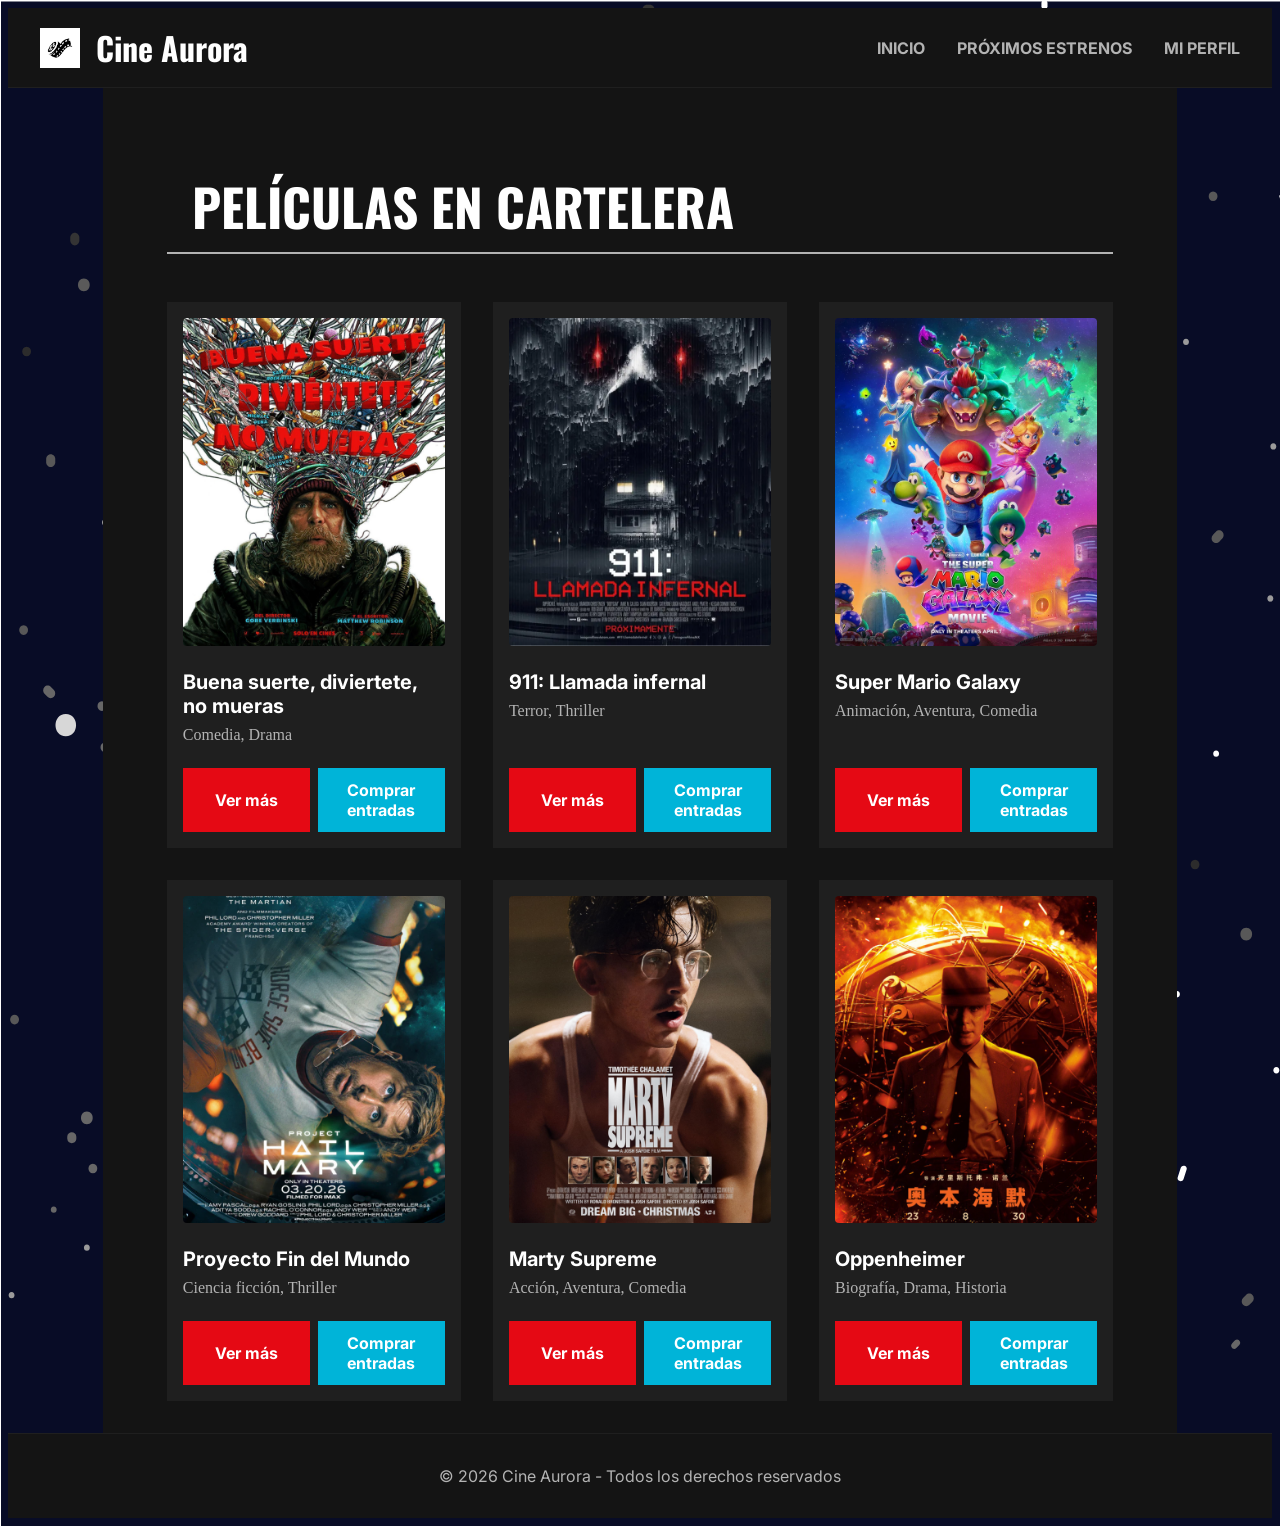
<file: index.html>
<!doctype html>
<html lang="es">
  <head>
    <meta charset="UTF-8" />
    <meta name="viewport" content="width=device-width, initial-scale=1.0" />
    <title>Cine Aurora 📽️</title>
    <meta name="description" content="Cine Aurora - Tu destino para disfrutar del mejor cine en la ciudad." />
    <link rel="icon" href="./assets/favicon/logo-cine.png" />
    <link rel="stylesheet" href="./css/style.css" />
  </head>

  <body>
    <header class="header">
      <div class="header-logo-container">
        <img class="header-logo-img" src="./assets/favicon/logo-cine.png" alt="logo-cine-aurora" />
        <h1 class="header-logo-titulo">Cine Aurora</h1>
      </div>
      <nav class="header-nav">
          <a class="header-nav-link" href="./index.html">Inicio</a>
          <a class="header-nav-link" href="./pages/estrenos.html">Próximos estrenos</a>
          <a class="header-nav-link" href="./pages/login.html">Mi perfil</a>
      </nav>
    </header>

    <main class="main-container">
      <section class="cartelera">
        <h2 class="cartelera-titulo">Películas en cartelera</h2>

        <div class="cartelera-grid">

          <article class="card-pelicula">
            <img class="card-pelicula-img" src="./assets/img/cartelera-poster-1.png" alt="Imagen de la película" />
            <h3 class="card-pelicula-titulo">Buena suerte, diviertete, no mueras</h3>
            <p class="card-pelicula-genero">Comedia, Drama</p>
            <div class="card-pelicula-btns">
              <a class="card-btn" href="./pages/detalle.html">Ver más</a>
              <a class="card-btn card-btn-secundario" href="#" onclick="alert('Lo sentimos, en este momento no funciona nuestro sistema')">Comprar entradas</a>
            </div>
          </article>

          <article class="card-pelicula">
            <img class="card-pelicula-img" src="./assets/img/cartelera-poster-2.png" alt="Imagen de la película" />
            <h3 class="card-pelicula-titulo">911: Llamada infernal</h3>
            <p class="card-pelicula-genero">Terror, Thriller</p>
            <div class="card-pelicula-btns">
              <a class="card-btn" href="./pages/detalle.html">Ver más</a>
              <a class="card-btn card-btn-secundario" href="#" onclick="alert('Lo sentimos, en este momento no funciona nuestro sistema')">Comprar entradas</a>
            </div>
          </article>

          <article class="card-pelicula">
            <img class="card-pelicula-img" src="./assets/img/cartelera-poster-3.png" alt="Imagen de la película" />
            <h3 class="card-pelicula-titulo">Super Mario Galaxy</h3>
            <p class="card-pelicula-genero">Animación, Aventura, Comedia</p>
            <div class="card-pelicula-btns">
              <a class="card-btn" href="./pages/detalle.html">Ver más</a>
              <a class="card-btn card-btn-secundario" href="#" onclick="alert('Lo sentimos, en este momento no funciona nuestro sistema')">Comprar entradas</a>
            </div>
          </article>

          <article class="card-pelicula">
            <img class="card-pelicula-img" src="./assets/img/cartelera-poster-4.png" alt="Imagen de la película" />
            <h3 class="card-pelicula-titulo">Proyecto Fin del Mundo</h3>
            <p class="card-pelicula-genero">Ciencia ficción, Thriller</p>
            <div class="card-pelicula-btns">
              <a class="card-btn" href="./pages/detalle.html">Ver más</a>
              <a class="card-btn card-btn-secundario" href="#" onclick="alert('Lo sentimos, en este momento no funciona nuestro sistema')">Comprar entradas</a>
            </div>
          </article>

          <article class="card-pelicula">
            <img class="card-pelicula-img" src="./assets/img/cartelera-poster-5.png" alt="Imagen de la película" />
            <h3 class="card-pelicula-titulo">Marty Supreme</h3>
            <p class="card-pelicula-genero">Acción, Aventura, Comedia</p>
            <div class="card-pelicula-btns">
              <a class="card-btn" href="./pages/detalle.html">Ver más</a>
              <a class="card-btn card-btn-secundario" href="#" onclick="alert('Lo sentimos, en este momento no funciona nuestro sistema')">Comprar entradas</a>
            </div>
          </article>

          <article class="card-pelicula">
            <img class="card-pelicula-img" src="./assets/img/cartelera-poster-6.png" alt="Imagen de la película" />
            <h3 class="card-pelicula-titulo">Oppenheimer</h3>
            <p class="card-pelicula-genero">Biografía, Drama, Historia</p>
            <div class="card-pelicula-btns">
              <a class="card-btn" href="./pages/detalle.html">Ver más</a>
              <a class="card-btn card-btn-secundario" href="#" onclick="alert('Lo sentimos, en este momento no funciona nuestro sistema')">Comprar entradas</a>
            </div>
          </article>
          
        </div>
      </section>
    </main>

    <footer class="footer">
      <p class="footer-text"> &copy; 2026 Cine Aurora - Todos los derechos reservados</p>
    </footer>
  </body>
</html>
</file>
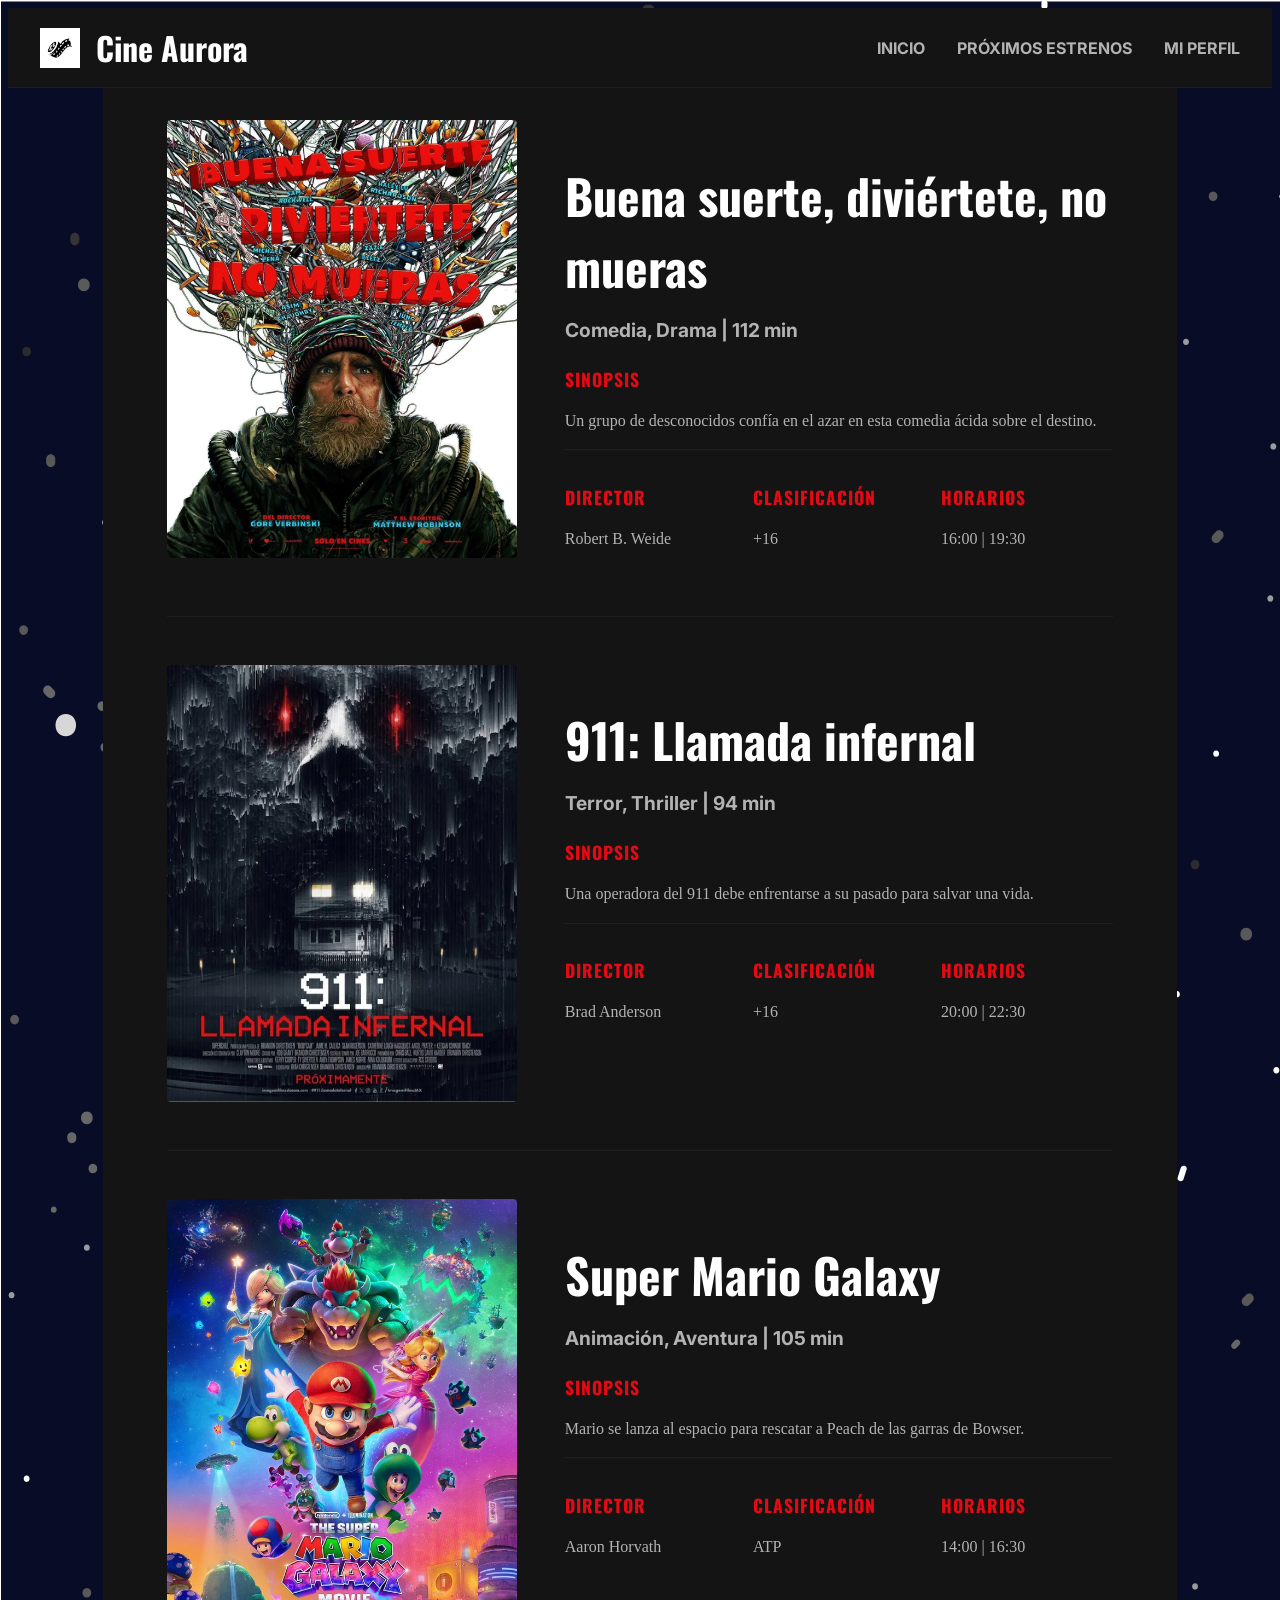
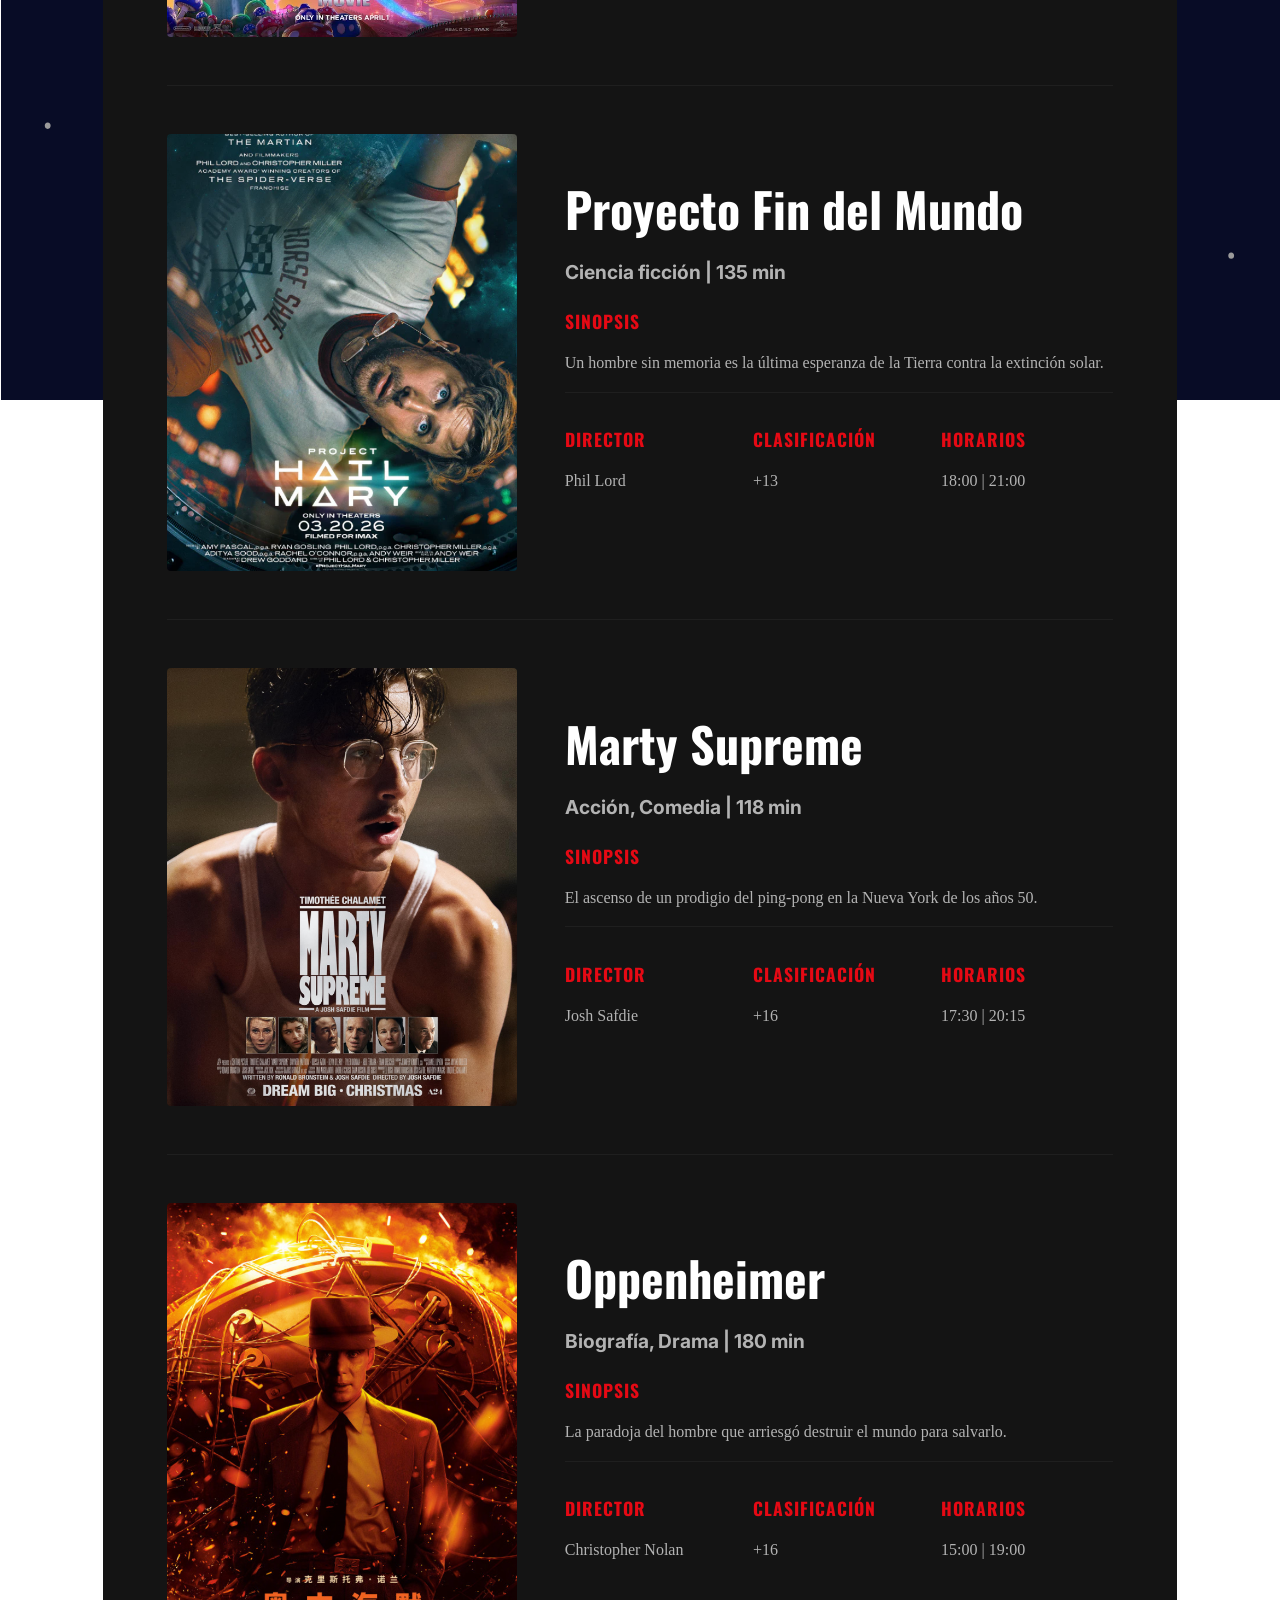
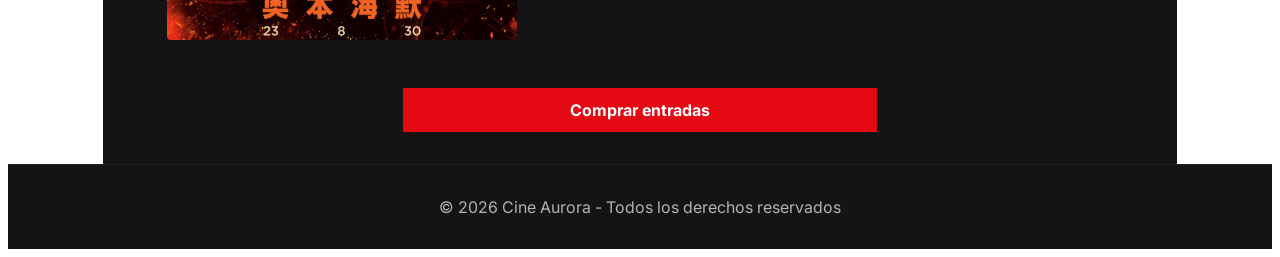
<file: pages/detalle.html>
<!doctype html>
<html lang="es">

<head>
  <meta charset="UTF-8" />
  <meta name="viewport" content="width=device-width, initial-scale=1.0" />
  <title>Cine Aurora 📽️ - Detalles de Películas</title>
  <link rel="icon" href="../assets/favicon/logo-cine.png" />
  <link rel="stylesheet" href="../css/style.css" />
</head>

<body>

  <header class="header">
    <div class="header-logo-container">
      <img class="header-logo-img" src="../assets/favicon/logo-cine.png" alt="logo-cine-aurora" />
      <h1 class="header-logo-titulo">Cine Aurora</h1>
    </div>
    <nav class="header-nav">
      <a class="header-nav-link" href="../index.html">Inicio</a>
      <a class="header-nav-link" href="./estrenos.html">Próximos estrenos</a>
      <a class="header-nav-link" href="./login.html">Mi perfil</a>
    </nav>
  </header>

  <main class="main-container">

    <section id="peli-1" class="detalles">
      <div class="detalles-poster">
        <img class="detalles-img" src="../assets/img/cartelera-poster-1.png" alt="Buena suerte" />
      </div>
      <div class="detalles-info">
        <div class="detalles-header">
          <h1>Buena suerte, diviértete, no mueras</h1>
          <h2>Comedia, Drama | 112 min</h2>
        </div>
        <div class="detalles-sinopsis">
          <h3>Sinopsis</h3>
          <p>Un grupo de desconocidos confía en el azar en esta comedia ácida sobre el destino.</p>
        </div>
        <div class="detalles-grid-datos">
          <div>
            <h3>Director</h3>
            <p>Robert B. Weide</p>
          </div>
          <div>
            <h3>Clasificación</h3>
            <p>+16</p>
          </div>
          <div>
            <h3>Horarios</h3>
            <p>16:00 | 19:30</p>
          </div>
        </div>
      </div>
    </section>

    <hr class="divisor-pelis">

    <section id="peli-2" class="detalles">
      <div class="detalles-poster">
        <img class="detalles-img" src="../assets/img/cartelera-poster-2.png" alt="911" />
      </div>
      <div class="detalles-info">
        <div class="detalles-header">
          <h1>911: Llamada infernal</h1>
          <h2>Terror, Thriller | 94 min</h2>
        </div>
        <div class="detalles-sinopsis">
          <h3>Sinopsis</h3>
          <p>Una operadora del 911 debe enfrentarse a su pasado para salvar una vida.</p>
        </div>
        <div class="detalles-grid-datos">
          <div>
            <h3>Director</h3>
            <p>Brad Anderson</p>
          </div>
          <div>
            <h3>Clasificación</h3>
            <p>+16</p>
          </div>
          <div>
            <h3>Horarios</h3>
            <p>20:00 | 22:30</p>
          </div>
        </div>
      </div>
    </section>

    <hr class="divisor-pelis">

    <section id="peli-3" class="detalles">
      <div class="detalles-poster">
        <img class="detalles-img" src="../assets/img/cartelera-poster-3.png" alt="Mario" />
      </div>
      <div class="detalles-info">
        <div class="detalles-header">
          <h1>Super Mario Galaxy</h1>
          <h2>Animación, Aventura | 105 min</h2>
        </div>
        <div class="detalles-sinopsis">
          <h3>Sinopsis</h3>
          <p>Mario se lanza al espacio para rescatar a Peach de las garras de Bowser.</p>
        </div>
        <div class="detalles-grid-datos">
          <div>
            <h3>Director</h3>
            <p>Aaron Horvath</p>
          </div>
          <div>
            <h3>Clasificación</h3>
            <p>ATP</p>
          </div>
          <div>
            <h3>Horarios</h3>
            <p>14:00 | 16:30</p>
          </div>
        </div>
      </div>
    </section>

    <hr class="divisor-pelis">

    <section id="peli-4" class="detalles">
      <div class="detalles-poster">
        <img class="detalles-img" src="../assets/img/cartelera-poster-4.png" alt="Project Hail Mary" />
      </div>
      <div class="detalles-info">
        <div class="detalles-header">
          <h1>Proyecto Fin del Mundo</h1>
          <h2>Ciencia ficción | 135 min</h2>
        </div>
        <div class="detalles-sinopsis">
          <h3>Sinopsis</h3>
          <p>Un hombre sin memoria es la última esperanza de la Tierra contra la extinción solar.</p>
        </div>
        <div class="detalles-grid-datos">
          <div>
            <h3>Director</h3>
            <p>Phil Lord</p>
          </div>
          <div>
            <h3>Clasificación</h3>
            <p>+13</p>
          </div>
          <div>
            <h3>Horarios</h3>
            <p>18:00 | 21:00</p>
          </div>
        </div>
      </div>
    </section>

    <hr class="divisor-pelis">

    <section id="peli-5" class="detalles">
      <div class="detalles-poster">
        <img class="detalles-img" src="../assets/img/cartelera-poster-5.png" alt="Marty Supreme" />
      </div>
      <div class="detalles-info">
        <div class="detalles-header">
          <h1>Marty Supreme</h1>
          <h2>Acción, Comedia | 118 min</h2>
        </div>
        <div class="detalles-sinopsis">
          <h3>Sinopsis</h3>
          <p>El ascenso de un prodigio del ping-pong en la Nueva York de los años 50.</p>
        </div>
        <div class="detalles-grid-datos">
          <div>
            <h3>Director</h3>
            <p>Josh Safdie</p>
          </div>
          <div>
            <h3>Clasificación</h3>
            <p>+16</p>
          </div>
          <div>
            <h3>Horarios</h3>
            <p>17:30 | 20:15</p>
          </div>
        </div>
      </div>
    </section>

    <hr class="divisor-pelis">

    <section id="peli-6" class="detalles">
      <div class="detalles-poster">
        <img class="detalles-img" src="../assets/img/cartelera-poster-6.png" alt="Oppenheimer" />
      </div>
      <div class="detalles-info">
        <div class="detalles-header">
          <h1>Oppenheimer</h1>
          <h2>Biografía, Drama | 180 min</h2>
        </div>
        <div class="detalles-sinopsis">
          <h3>Sinopsis</h3>
          <p>La paradoja del hombre que arriesgó destruir el mundo para salvarlo.</p>
        </div>
        <div class="detalles-grid-datos">
          <div>
            <h3>Director</h3>
            <p>Christopher Nolan</p>
          </div>
          <div>
            <h3>Clasificación</h3>
            <p>+16</p>
          </div>
          <div>
            <h3>Horarios</h3>
            <p>15:00 | 19:00</p>
          </div>
        </div>
      </div>
    </section>

    <div class="detalles-btn-comprar">
      <a class="card-btn" href="#" onclick="alert('Lo sentimos, en este momento no funciona nuestro sistema')">Comprar
        entradas</a>
    </div>

  </main>

  <footer class="footer">
    <p class="footer-text">&copy; 2026 Cine Aurora - Todos los derechos reservados</p>
  </footer>
</body>

</html>
</file>
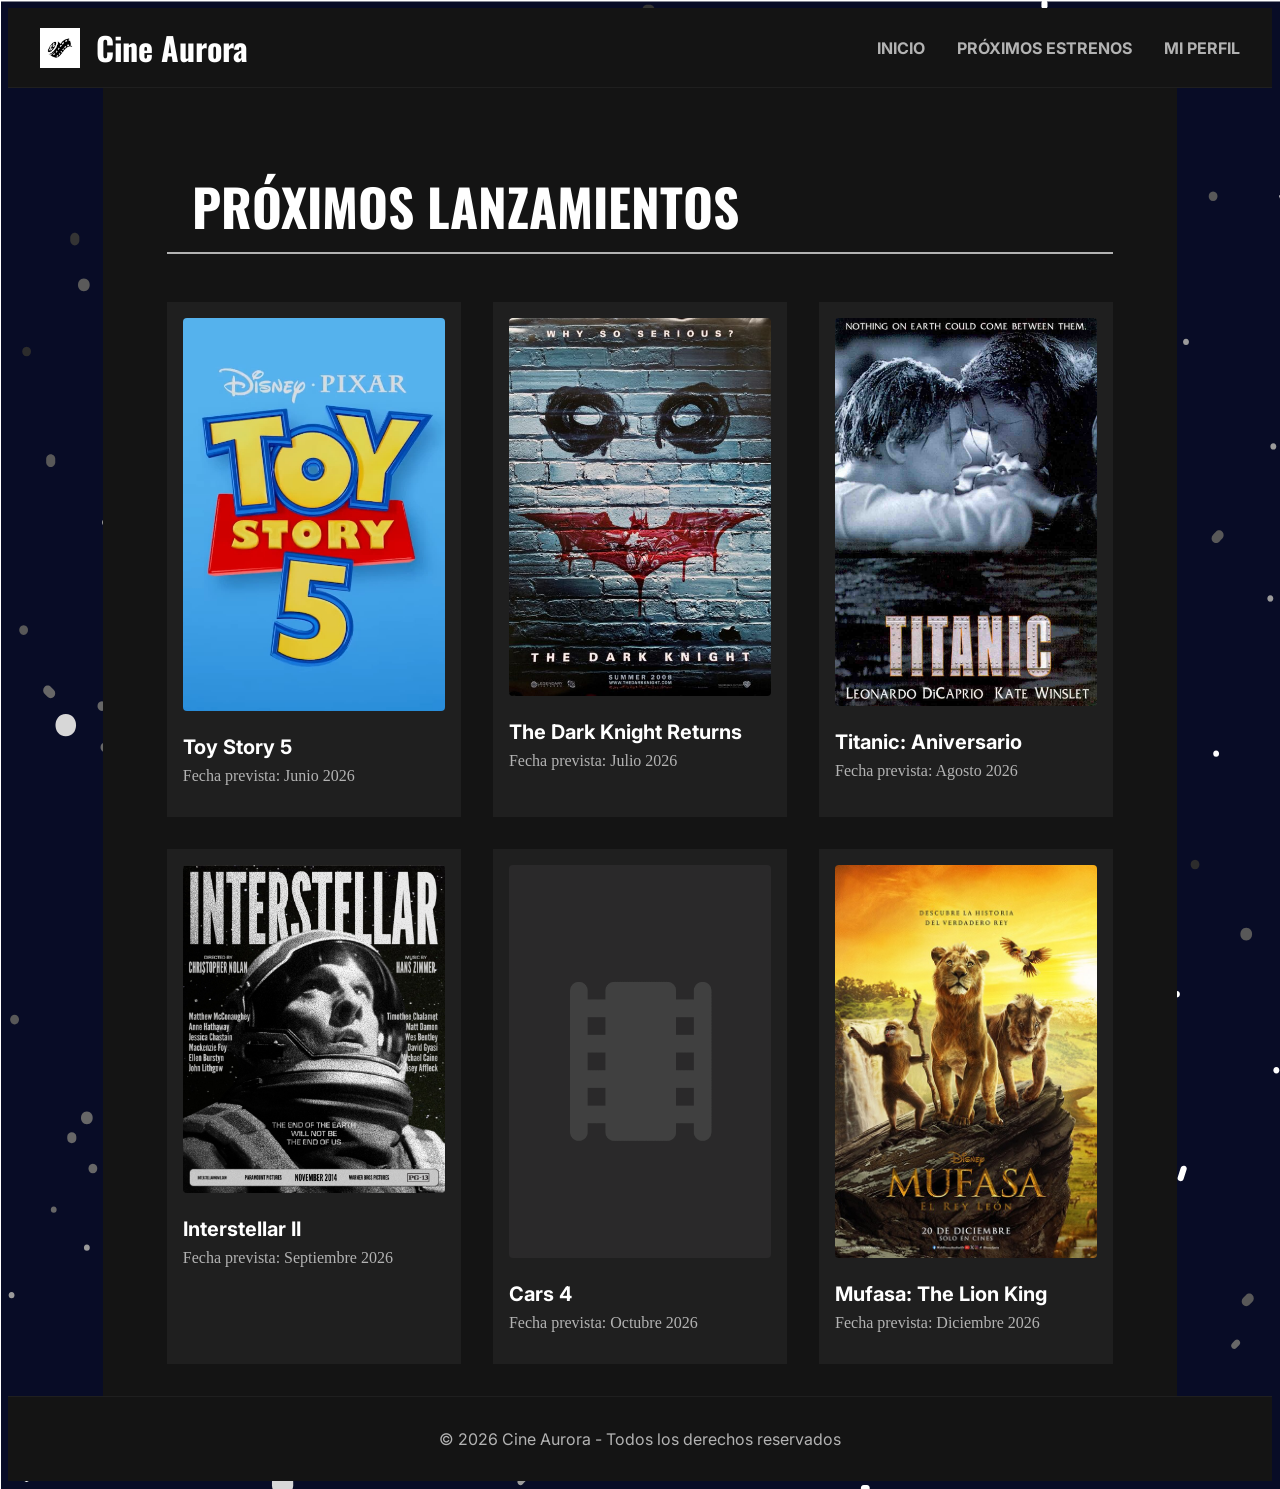
<file: pages/estrenos.html>
<!doctype html>
<html lang="es">

<head>
  <meta charset="UTF-8" />
  <meta name="viewport" content="width=device-width, initial-scale=1.0" />
  <title>Cine Aurora 📽️ - Estrenos</title>
  <meta name="description" content="Cine Aurora - Próximos lanzamientos y estrenos exclusivos." />
  <link rel="icon" href="../assets/favicon/logo-cine.png" />
  <link rel="stylesheet" href="../css/style.css" />
</head>

<body>
  <header class="header">
    <div class="header-logo-container">
      <img class="header-logo-img" src="../assets/favicon/logo-cine.png" alt="logo-cine-aurora" />
      <h1 class="header-logo-titulo">Cine Aurora</h1>
    </div>
    <nav class="header-nav">
      <a class="header-nav-link" href="../index.html">Inicio</a>
      <a class="header-nav-link" href="./estrenos.html">Próximos estrenos</a>
      <a class="header-nav-link" href="./login.html">Mi perfil</a>
    </nav>
  </header>

  <main class="main-container">
    <section class="estrenos">

      <h1 class="cartelera-titulo">Próximos Lanzamientos</h1>

      <div class="cartelera-grid">

        <article class="card-pelicula">
          <img class="card-pelicula-img" src="../assets/img/toy-story-5.jpg" alt="Toy Story 5" />
          <h4 class="card-pelicula-titulo">Toy Story 5</h4>
          <p class="card-pelicula-fecha">Fecha prevista: Junio 2026</p>
        </article>

        <article class="card-pelicula">
          <img class="card-pelicula-img" src="../assets/img/The Dark Knight.png" alt="The Dark Knight Returns" />
          <h4 class="card-pelicula-titulo">The Dark Knight Returns</h4>
          <p class="card-pelicula-fecha">Fecha prevista: Julio 2026</p>
        </article>

        <article class="card-pelicula">
          <img class="card-pelicula-img" src="../assets/img/Titanic.png" alt="Titanic: Edición Aniversario" />
          <h4 class="card-pelicula-titulo">Titanic: Aniversario</h4>
          <p class="card-pelicula-fecha">Fecha prevista: Agosto 2026</p>
        </article>

        <article class="card-pelicula">
          <img class="card-pelicula-img" src="../assets/img/Interstellar.png" alt="Interstellar II" />
          <h4 class="card-pelicula-titulo">Interstellar II</h4>
          <p class="card-pelicula-fecha">Fecha prevista: Septiembre 2026</p>
        </article>

        <article class="card-pelicula">
          <img class="card-pelicula-img" src="../assets/img/placeholder.png" alt="Cars 4" />
          <h4 class="card-pelicula-titulo">Cars 4</h4>
          <p class="card-pelicula-fecha">Fecha prevista: Octubre 2026</p>
        </article>

        <article class="card-pelicula">
          <img class="card-pelicula-img" src="../assets/img/Mufasa-El-Rey-Leon.jpg" alt="Mufasa: The Lion King" />
          <h4 class="card-pelicula-titulo">Mufasa: The Lion King</h4>
          <p class="card-pelicula-fecha">Fecha prevista: Diciembre 2026</p>
        </article>
      </div>

    </section>
  </main>

  <footer class="footer">
    <p class="footer-text">&copy; 2026 Cine Aurora - Todos los derechos reservados</p>
  </footer>
</body>

</html>
</file>
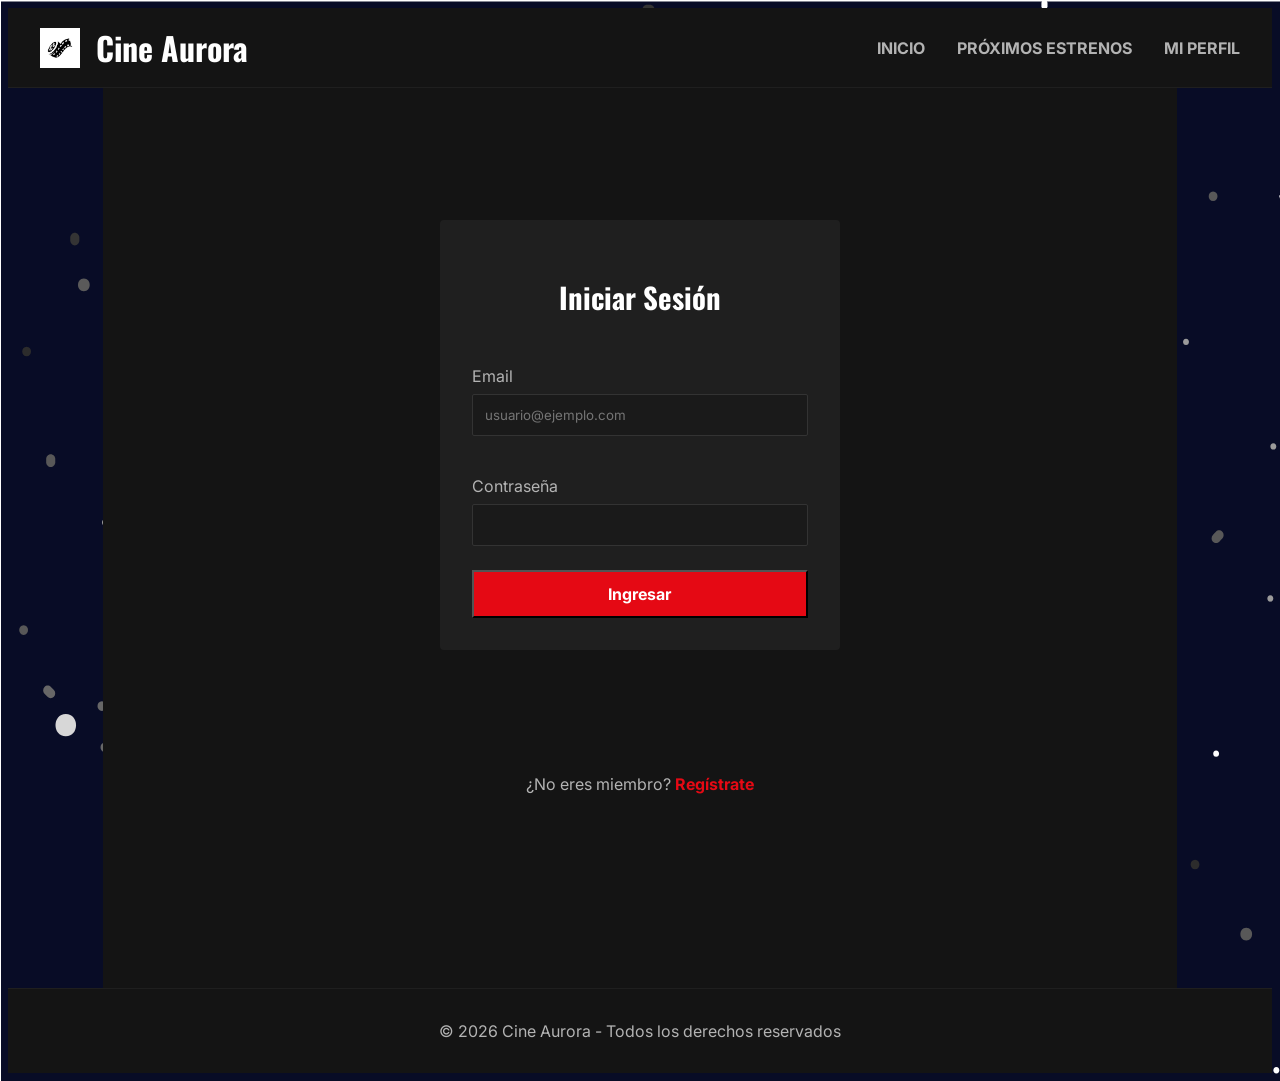
<file: pages/login.html>
<!DOCTYPE html>
<html lang="es">
<head>
    <meta charset="UTF-8" />
    <meta name="viewport" content="width=device-width, initial-scale=1.0" />
    <title>Cine Aurora 📽️ - Login</title>
    <meta name="description" content="Cine Aurora - Login" />
    <link rel="icon" href="../assets/favicon/logo-cine.png" />
    <link rel="stylesheet" href="../css/style.css" />
</head>

  <body>
    <header class="header">
      <div class="header-logo-container">
        <img class="header-logo-img" src="../assets/favicon/logo-cine.png" alt="logo-cine-aurora" />
        <h1 class="header-logo-titulo">Cine Aurora</h1>
      </div>
      <nav class="header-nav">
          <a class="header-nav-link" href="../index.html">Inicio</a>
          <a class="header-nav-link" href="./estrenos.html">Próximos estrenos</a>
          <a class="header-nav-link" href="./login.html">Mi perfil</a>
      </nav>
    </header>

    <main class="main-container">
      
      <section class="login">
  
        <form class="formulario" action="perfil.html">
          <h2 class="formulario-titulo">Iniciar Sesión</h2>
          
          <div class="formulario-campo">
            <label class="formulario-label" for="email">Email</label>
            <input class="formulario-input" type="email" id="email" placeholder="usuario@ejemplo.com" required />
          </div>

          <div class="formulario-campo">
            <label class="formulario-label" for="password">Contraseña</label>
            <input class="formulario-input" type="password" id="password" required />
          </div>
          
          <button class="card-btn formulario-btn" type="submit">Ingresar</button>
        </form>
      </section>

      <section class="login-registrarse">
        <p class="login-registrarse-texto">
          ¿No eres miembro? <a class="login-registrarse-link" href="./registro.html">Regístrate</a>
        </p>
      </section>

    </main>

    <footer class="footer">
      <p class="footer-text">&copy; 2026 Cine Aurora - Todos los derechos reservados</p>
    </footer>
</body>
</html>
</file>
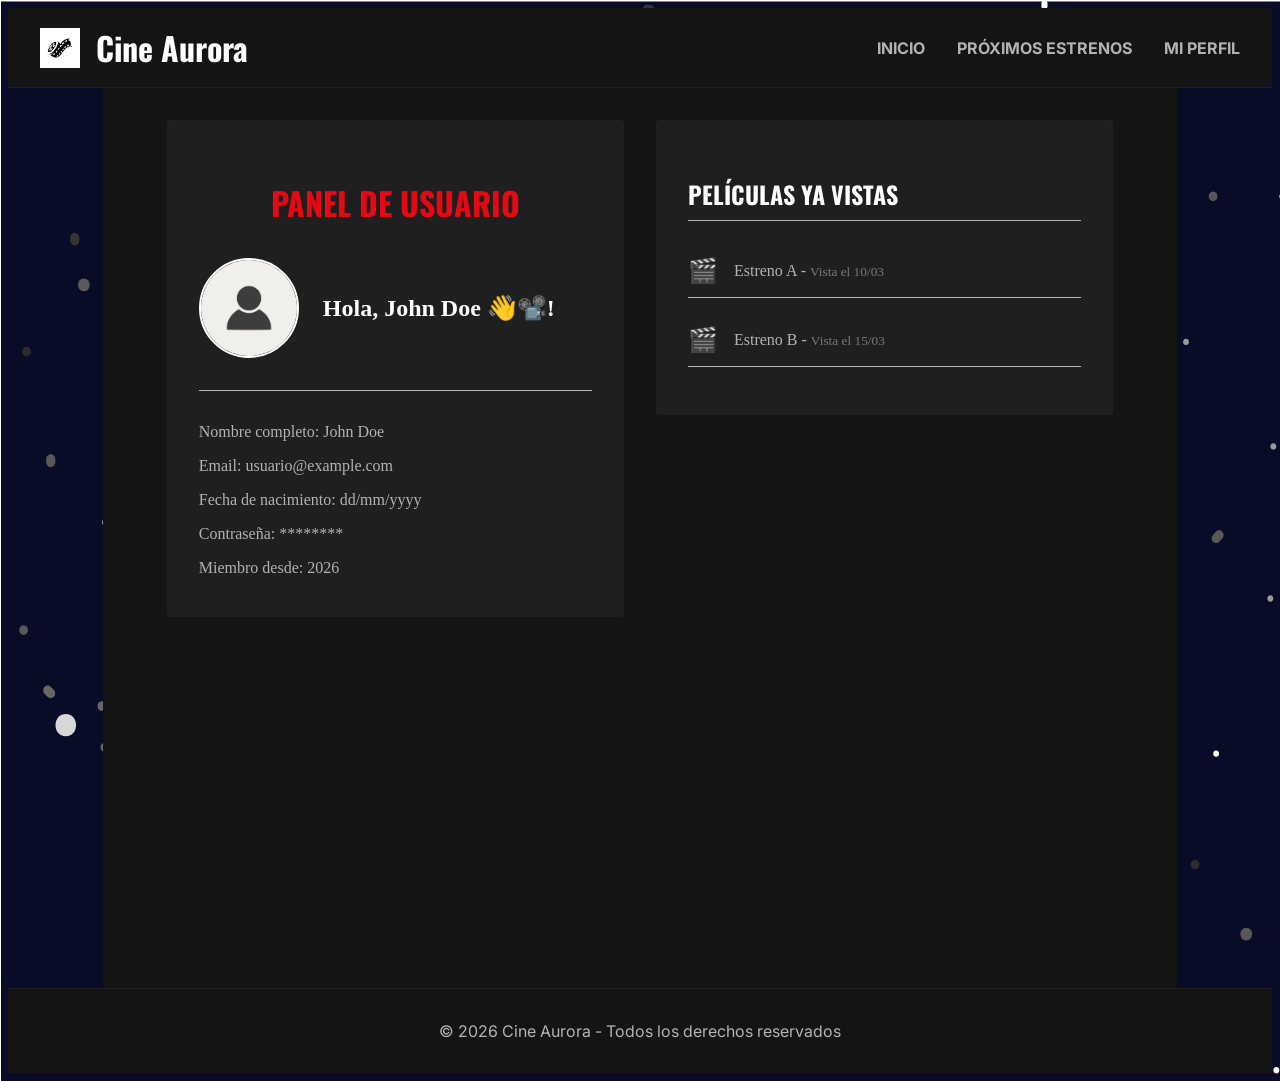
<file: pages/perfil.html>
<!doctype html>
<html lang="es">
  <head>
    <meta charset="UTF-8" />
    <meta name="viewport" content="width=device-width, initial-scale=1.0" />
    <title>Cine Aurora 📽️ - Mi perfil</title>
    <meta name="description" content="Cine Aurora - Mi perfil" />
    <link rel="icon" href="../assets/favicon/logo-cine.png" />
    <link rel="stylesheet" href="../css/style.css" />
  </head>

  <body>
    <header class="header">
      <div class="header-logo-container">
        <img class="header-logo-img" src="../assets/favicon/logo-cine.png" alt="logo-cine-aurora" />
        <h1 class="header-logo-titulo">Cine Aurora</h1>
      </div>
      <nav class="header-nav">
          <a class="header-nav-link" href="../index.html">Inicio</a>
          <a class="header-nav-link" href="./estrenos.html">Próximos estrenos</a>
          <a class="header-nav-link" href="./login.html">Mi perfil</a>
      </nav>
    </header>

    <main class="main-container perfil-grid">
      
      <section class="perfil-datos">

        <h1 class="datos-titulo">Panel de usuario</h1>

        <div class="datos-bienvenida">
          <img class="datos-bienvenida-img" src="../assets/img/perfil-placeholder.png" alt="Foto de perfil"/>
          <h2 class="datos-bienvenida-texto">Hola, John Doe 👋📽️!</h2>
        </div>
        <div class="datos-user">
          <p class="datos-user-nombre">Nombre completo: John Doe</p>
          <p class="datos-user-email">Email: usuario@example.com</p>
          <p class="datos-user-fecha-nacimiento">Fecha de nacimiento: dd/mm/yyyy</p>
          <p class="datos-user-password">Contraseña: ********</p>
          <p class="datos-user-miembro-desde">Miembro desde: 2026</p>
        </div>

      </section>

      <section class="perfil-actividad">
          <h3 class="actividad-titulo">Películas ya vistas</h3>
        
          <ul class="actividad-lista">
            <li class="actividad-pelicula">
              <span class="actividad-icono">🎬</span>
              <p class="actividad-pelicula-titulo">Estreno A - <small>Vista el 10/03</small></p>
            </li>
            <li class="actividad-pelicula">
              <span class="actividad-icono">🎬</span>
              <p class="actividad-pelicula-titulo">Estreno B - <small>Vista el 15/03</small></p>
            </li>
          </ul>          
      </section>
    </main>

    <footer class="footer">
      <p class="footer-text">&copy; 2026 Cine Aurora - Todos los derechos reservados</p>
    </footer>
  </body>
</html>
</file>
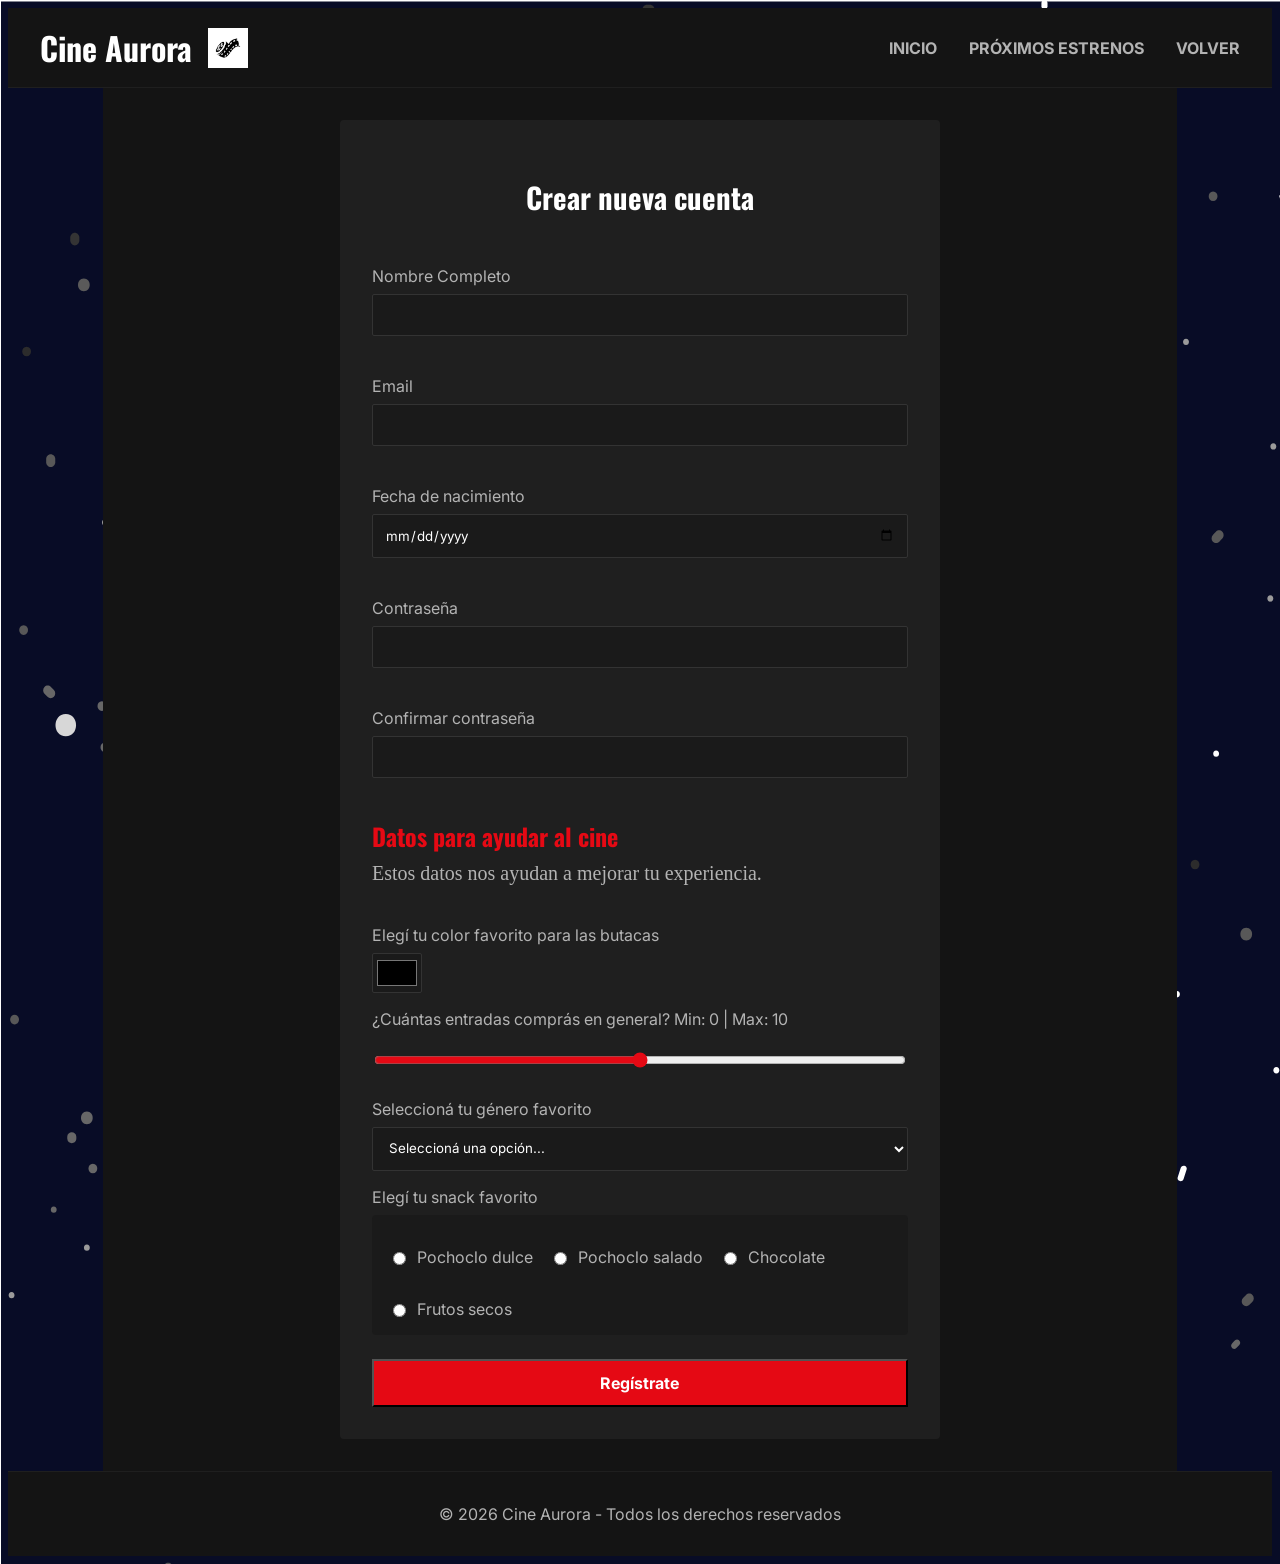
<file: pages/registro.html>
<!doctype html>
<html lang="es">
  <head>
    <meta charset="UTF-8" />
    <meta name="viewport" content="width=device-width, initial-scale=1.0" />
    <title>Cine Aurora 📽️ - Registro</title>
    <meta name="description" content="Cine Aurora - Registro" />
    <link rel="icon" href="../assets/favicon/logo-cine.png" />
    <link rel="stylesheet" href="../css/style.css" />
  </head>

  <body>
    <header class="header">
      <div class="header-logo-container">
        <h1 class="header-logo-titulo">Cine Aurora</h1>
        <img class="header-logo-img" src="../assets/favicon/logo-cine.png" alt="logo-cine-aurora" />
      </div>
      <nav class="header-nav">
        <a class="header-nav-link" href="../index.html">Inicio</a>
        <a class="header-nav-link" href="./estrenos.html">Próximos estrenos</a>
        <a class="header-nav-link" href="../index.html">Volver</a>
      </nav>
    </header>

    <main class="main-container">

      <section class="registro">

        <form class="formulario" action="login.html">
          
          <h2 class="formulario-titulo">Crear nueva cuenta</h2>

          <div class="formulario-campo">
            <label class="formulario-label" for="nombre">Nombre Completo</label>
            <input class="formulario-input" type="text" id="nombre" required />
          </div>

          <div class="formulario-campo">
            <label class="formulario-label" for="email">Email</label>
            <input class="formulario-input" type="email" id="email" required />
          </div>

          <div class="formulario-campo">
            <label class="formulario-label" for="fecha-nacimiento">Fecha de nacimiento</label>
            <input class="formulario-input" type="date" id="fecha-nacimiento" required />
          </div>

          <div class="formulario-campo">
            <label class="formulario-label" for="password">Contraseña</label>
            <input class="formulario-input" type="password" id="password" required />
          </div>
    
          <div class="formulario-campo">
            <label class="formulario-label" for="confirm-password">Confirmar contraseña</label>
            <input class="formulario-input" type="password" id="confirm-password" required />
          </div>
    
          <div class="formulario-preguntas">
            
            <div>
              <h3 class="formulario-preguntas-titulo">Datos para ayudar al cine</h3>
              <p class="formulario-preguntas-texto">Estos datos nos ayudan a mejorar tu experiencia.</p>
            </div>

            <div>
              <div class="formulario-campo">
                <label class="formulario-label">Elegí tu color favorito para las butacas</label>
                <input class="formulario-input" type="color" />
              </div>
    
              <div class="formulario-campo">
                <label class="formulario-label"
                  >¿Cuántas entradas comprás en general? Min: 0 | Max: 10</label
                >
                <input class="formulario-input" type="range" min="0" max="10" />
              </div>
    
              <div class="formulario-campo">
                <label class="formulario-label">Seleccioná tu género favorito</label>
                <select class="formulario-input">
                  <option value="" disabled selected>Seleccioná una opción...</option>
                  <option>Acción</option>
                  <option>Drama</option>
                  <option>Ciencia ficción</option>
                  <option>Terror</option>
                  <option>Comedia</option>
                  <option>Romance</option>
                </select>
              </div>
    
              <div class="formulario-campo">
                <label class="formulario-label">Elegí tu snack favorito</label>
                
                <div class="opciones-snack"> 
                  <label class="formulario-label"><input type="radio" name="snack" value="dulce"/> Pochoclo dulce</label>
                  <label class="formulario-label"><input type="radio" name="snack" value="salado"/> Pochoclo salado</label>
                  <label class="formulario-label"><input type="radio" name="snack" value="chocolate"/> Chocolate</label>
                  <label class="formulario-label"><input type="radio" name="snack" value="frutos"/> Frutos secos</label>
                </div>
              </div>
            </div>
          </div>
    
          <button class="card-btn" type="submit">Regístrate</button>
      
        </form>
      </section>

      
    </main>
    
    <footer class="footer">
      <p class="footer-text">&copy; 2026 Cine Aurora - Todos los derechos reservados</p>
    </footer>
  
  </body>
</html>
</file>
<file: css/style.css>
/* Importación de fuentes */
@import url('https://fonts.googleapis.com/css2?family=Inter:wght@400;700&family=Oswald:wght@400;700&display=swap');

/* Importación de componentes */
@import url(./components/header.css);
@import url(./components/footer.css);

@import url(./components/poster.css);
@import url(./components/buttons.css);
@import url(./components/cards.css);
@import url(./components/form.css);
@import url(./components/grids.css);


/* Estilos globales */
html {
  box-sizing: border-box;
}

body {
  background-image: url(../assets/img/background-pattern.svg);
  background-repeat: no-repeat;
}

*,
*:before,
*:after {
  box-sizing: inherit;
}

:root {
  /* Paleta 3: COLORES*/
  --color-fondo: #141414;
  --color-superficie: #1f1f1f;
  --color-primario: #e50914;
  --color-secundario: #00b4d8;
  --color-texto: #ffffff;
  --color-texto-suave: #b3b3b3;

  /* Tipografías*/
  --fuente-principal: 'Inter', system-ui, sans-serif;
  --fuente-titulos: 'Oswald', sans-serif;
  /* Muy estilo cine */

  /* Regla de los 4px (Requisito 77) */
  --space-1: 4px;
  --space-2: 8px;
  --space-3: 12px;
  --space-4: 16px;
  --space-5: 20px;
  --space-6: 24px;
  --space-8: 32px;
  --space-12: 48px;
  --space-16: 64px;

}


/* ESTILOS INFORMACION/TEXTO DE DETALLES.HTML */

/* Título de la película */
.detalles-header h1 {
  font-family: var(--fuente-titulos);
  font-size: 3rem;
  color: var(--color-texto);
  margin-bottom: var(--space-1);
}

.detalles-header h2 {
  font-family: var(--fuente-principal);
  color: var(--color-texto-suave);
  font-size: 1.2rem;
  margin-bottom: var(--space-6);
}

/* Títulos de sección (SINOPSIS, DURACIÓN, etc.) */
.detalles-info h3 {
  font-family: var(--fuente-titulos);
  color: var(--color-primario);
  font-size: 1.1rem;
  letter-spacing: 1px;
  margin-bottom: var(--space-2);
  text-transform: uppercase;
}

.detalles-info p {
  color: var(--color-texto-suave);
  line-height: 1.6;
  margin-bottom: var(--space-4);
}

.detalles-datos-horarios {
  display: flex;
  flex-direction: row;
  gap: var(--space-2);
}

/* - FIN ESTILOS DETALLES */


/* FORMULARIO LOGIN : ESTILOS DE INFORMACION DE REGISTRO */
.login-registrarse {
  text-align: center;
  margin-top: var(--space-6);
}

.login-registrarse-texto {
  color: var(--color-texto-suave);
  font-family: var(--fuente-principal);
}

.login-registrarse-link {
  color: var(--color-primario);
  text-decoration: none;
  font-weight: bold;
}

.login-registrarse-link:hover {
  text-decoration: underline;
}

/* - FIN FORMULARIO LOGIN */


/* PERFIL */

.datos-titulo {
  font-family: var(--fuente-titulos);
  color: var(--color-primario);
  margin-bottom: var(--space-8);
  text-transform: uppercase;
  font-size: var(--space-8);
  text-align: center;
}

.datos-bienvenida {
  display: flex;
  align-items: center;
  gap: var(--space-6);

  margin-bottom: var(--space-8);
  padding-bottom: var(--space-8);

  border-bottom: 1px solid var(--color-texto-suave);
}

.datos-bienvenida-img {
  width: 100px;
  height: 100px;
  border-radius: 50%;
  border: 2px solid var(--color-texto);
  object-fit: cover;
  background-color: var(--color-superficie);
}

.datos-bienvenida-texto {
  font-size: var(--space-6);
  color: var(--color-texto);
}

.datos-user p {
  color: var(--color-texto-suave);
  margin-bottom: var(--space-2);
  font-size: var(--space-4);
}

.actividad-titulo {
  font-family: var(--fuente-titulos);
  text-transform: uppercase;
  border-bottom: 1px solid var(--color-texto-suave);
  padding-bottom: var(--space-2);
  font-size: var(--space-6);
  color: var(--color-texto);
  margin-bottom: var(--space-6);
}

.actividad-lista {
  list-style: none;
  padding: 0;
}

.actividad-pelicula {
  display: flex;
  align-items: center;
  gap: var(--space-4);
  padding: var(--space-3) 0;
  border-bottom: 1px solid var(--color-texto-suave);
  margin: var(--space-4) 0;
}

.actividad-icono {
  color: var(--color-primario);
  font-size: var(--space-6);
}

.actividad-pelicula-titulo {
  color: var(--color-texto-suave);
  margin: 0;
}

.actividad-pelicula-titulo small {
  opacity: 0.6;
}
</file>
